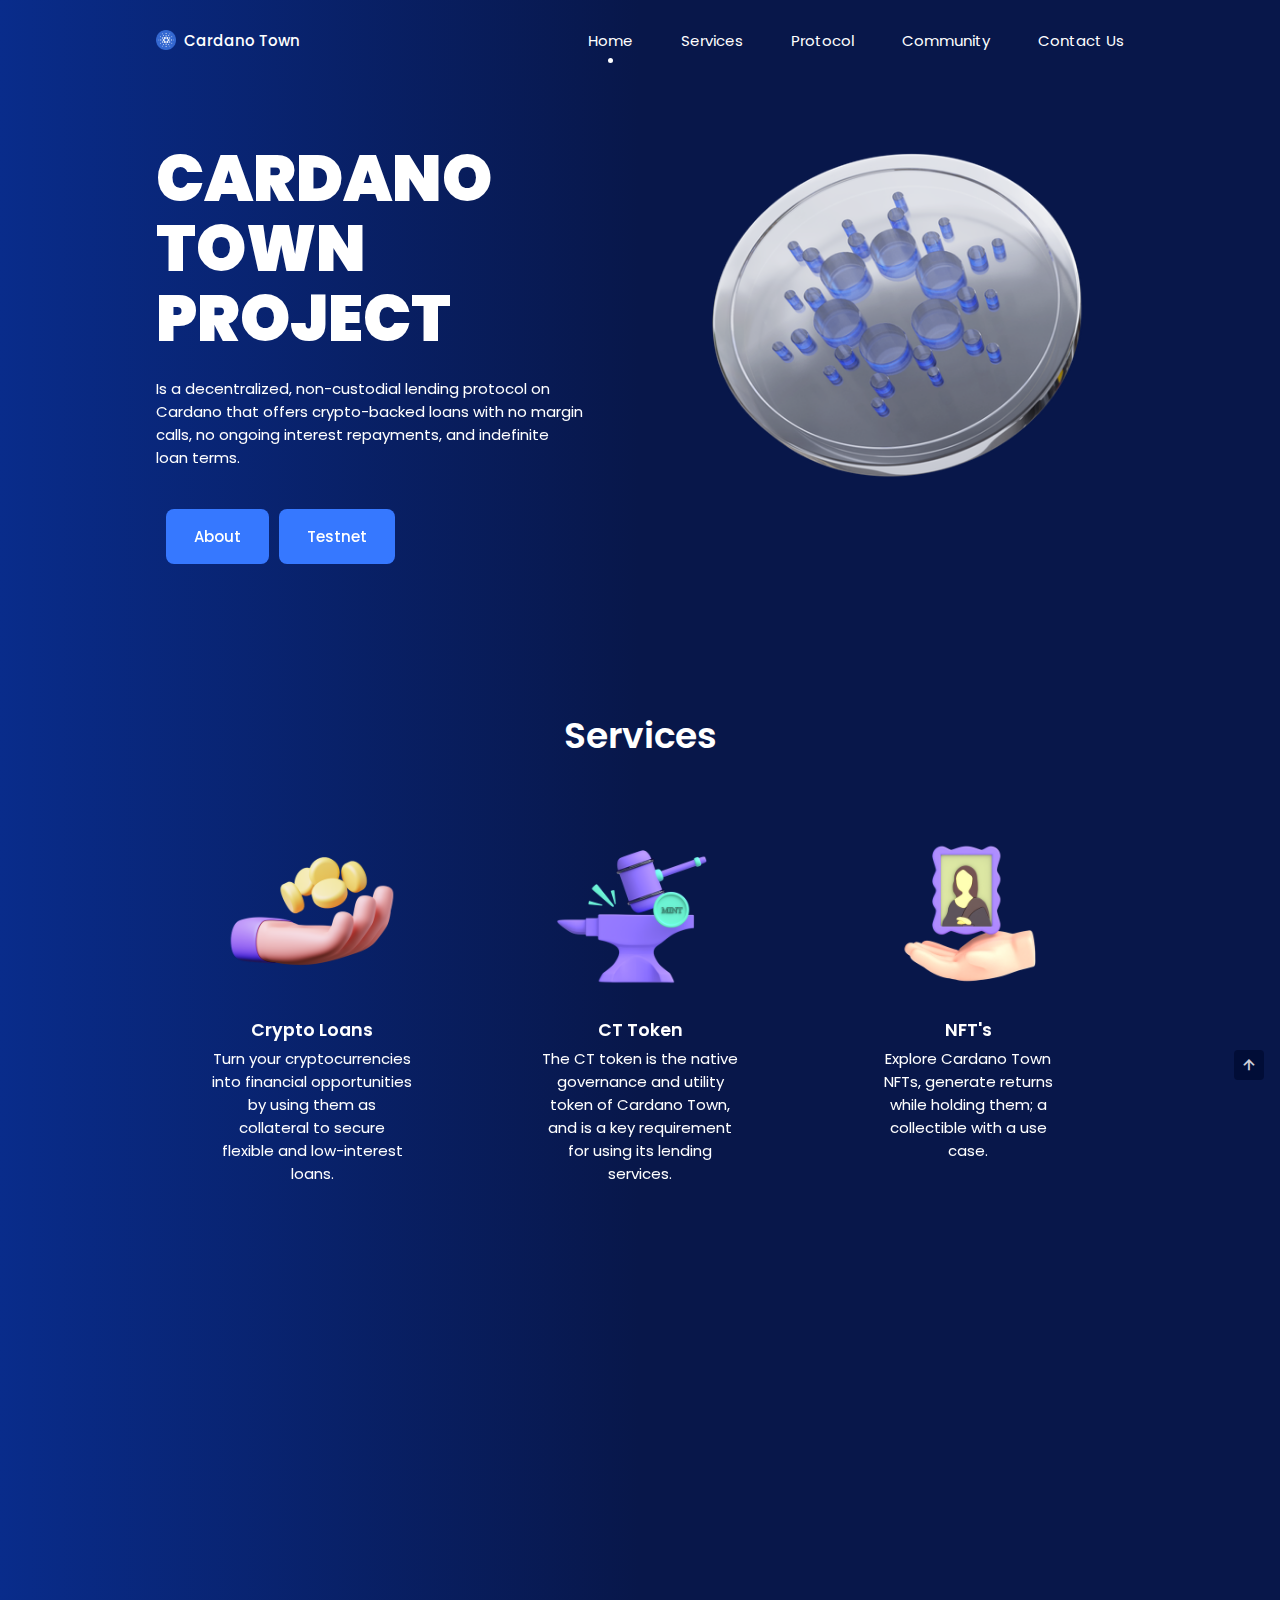
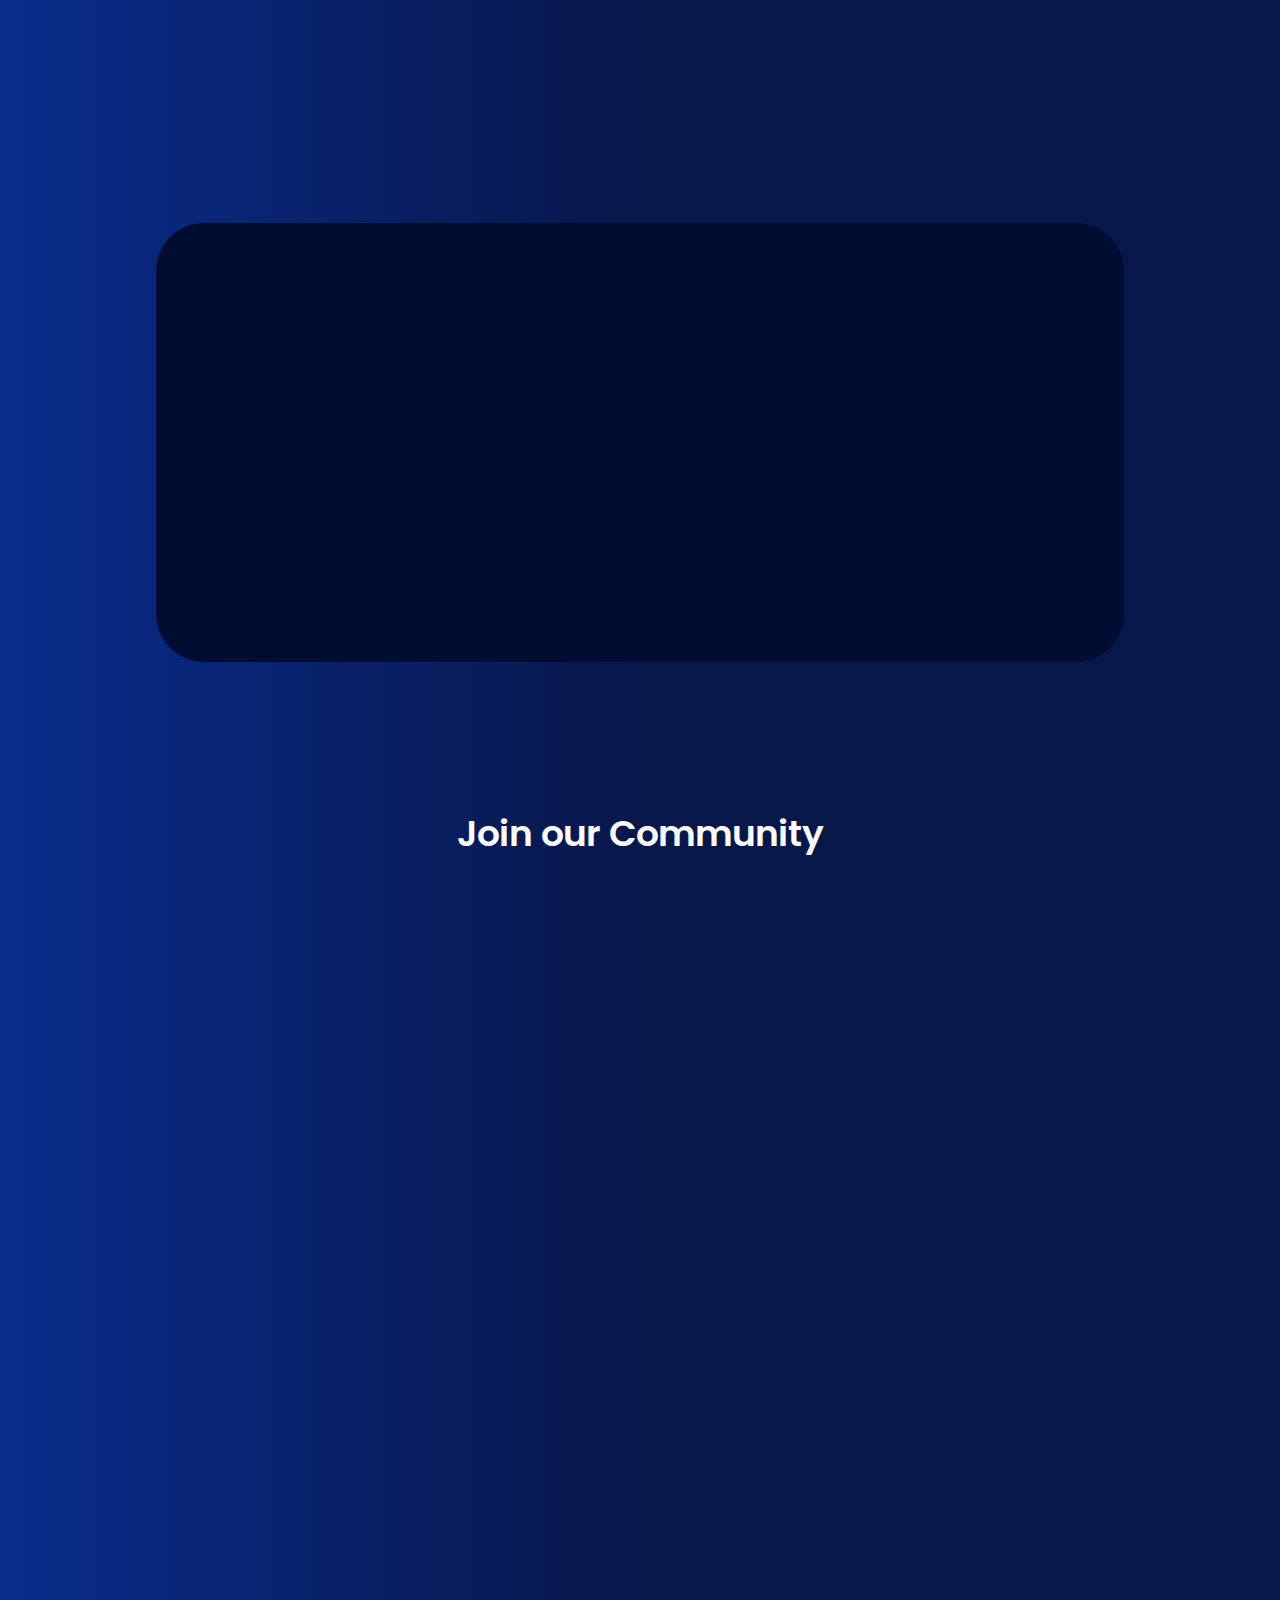
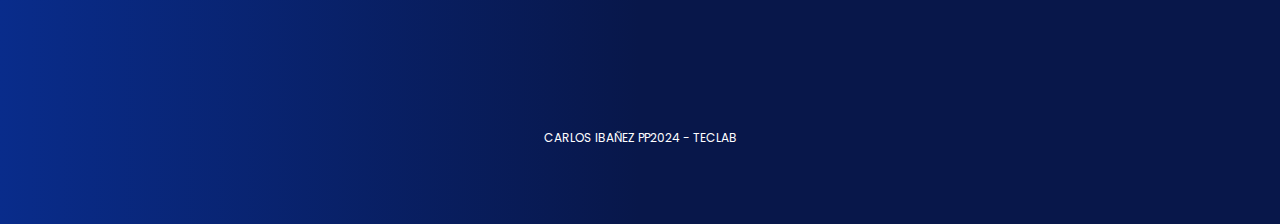
<file: index.html>
<!DOCTYPE html>
<html lang="en">
  <head>
    <meta charset="UTF-8" />
    <meta http-equiv="X-UA-Compatible" content="IE=edge" />
    <meta name="viewport" content="width=device-width, initial-scale=1.0" />
    <link rel="shortcut icon" href="images/favicon.png" type="image/x-icon" />
    <link rel="stylesheet" href="https://cdn.jsdelivr.net/npm/boxicons@latest/css/boxicons.min.css"/>
    <link rel="stylesheet" href="css/swiper-bundle.min.css" />
    <link rel="stylesheet" href="css/style.css" />

    <title>Cardano Town</title>
  </head>
  <body>
    <!--Header-->

    <header class="header" id="header">
      <nav class="nav container">
        <a href="" class="navL">
          <img src="images/favicon.png" alt="favicon" class="navL-img" />
          Cardano Town
        </a>

        <div class="navM" id="nav-menu">
          <ul class="navList">
            <li class="navItem">
              <a href="#home" class="navLink active-link"> Home</a>
            </li>
            <li class="navItem">
              <a href="#services" class="navLink"> Services </a>
            </li>
            <li class="navItem">
              <a href="#protocol" class="navLink"> Protocol </a>
            </li>
            <li class="navItem">
              <a href="#community" class="navLink"> Community </a>
            </li>
            <li class="navItem">
              <a href="/pages/contactus.html" class="navLink"> Contact Us </a>
            </li>
          </ul>

          <div class="navclose" id="nav-close">
            <i class="bx bx-x"></i>
          </div>
        </div>

        <div class="navToggle" id="nav-toggle">
          <i class="bx bx-grid-alt"></i>
        </div>
      </nav>
    </header>

    <main class="main">
      <!--HOME-->
      <section class="home container" id="home">
        <div class="swiper home-swiper">
          <div class="swiper-wrapper">
            <section>
              <div class="homecont grid">
                <div class="homedata">
                  <h1 class="hometitle">CARDANO <br />TOWN <br />PROJECT</h1>
                  <p class="homedes">
                    Is a decentralized, non-custodial lending protocol on Cardano that offers crypto-backed loans with no margin calls, 
                    no ongoing interest repayments, and indefinite loan terms.
                  </p>
                  <div class="homebut">
                    <a href="https://pp2024.gitbook.io/cardano-town-1/" target="_blank" class="button">About</a>
                    <a href="/pages/testnet.html" class="button">Testnet</a>
                  </div>
                </div>

                <div class="homegroup">
                  <img src="images/home1-img.png" alt="" class="homeimg" />
                </div>
              </div>
            </section>
          </div>
        </div>
      </section>

      <!--SERVICES-->
      <section class="section category" id="services">
        <h2 class="sectiontitle">
          Services
        </h2>

        <div class="categorycontainer container grid">
          <div class="categorydata">
            <img src="images/categoria1.png" alt="" />
            <h3 class="categorytitle">Crypto Loans</h3>
            <p class="categorydescription">
              Turn your cryptocurrencies into financial opportunities by using them as collateral to secure flexible and low-interest loans.
            </p>
          </div>

          <div class="categorydata">
            <img src="images/categoria2.png" alt="" />
            <h3 class="categorytitle">CT Token</h3>
            <p class="categorydescription">
              The CT token is the native governance and utility token of Cardano Town, and is a key requirement for using its lending services. 
            </p>
          </div>

          <div class="categorydata">
            <img src="images/categoria3.png" alt="" />
            <h3 class="categorytitle">NFT's</h3>
            <p class="categorydescription">
              Explore Cardano Town NFTs, generate returns while holding them; a collectible with a use case.
            </p>
          </div>
        </div>
      </section>

      <!--PROTOCOL GOVERNANCE-->
      <section class="section about" id="protocol">
        <div class="aboutcontainer container grid">
          <img src="images/about-img.png" alt="" class="aboutimg" />
          <div class="aboutdata">
            <h2 class="sectiontitle abouttitle">Protocol <br />Governance</h2>
            <p class="aboutdescription">
              Cardano Town is a decentralized protocol. Users can actively contribute to the evolution and development of the protocol.
            </p>
            <a href="https://pp2024.gitbook.io/cardano-town-1/services/protocol-governance" target="_blank" class="button"> Read More</a>
          </div>
        </div>
      </section>

      <!--WHITE PAPER-->
      <section class="section discount">
        <div class="discountcontainer container grid">
          <div class="discountdata">
            <h2 class="discounttitle">White<br />Paper</h2>
            <a href="https://pp2024.gitbook.io/cardano-town-1/services/white-paper" target="_blank" class="button">Read More</a>
          </div>
          <img src="images/discount-img.png" alt="" class="discountimg" />
        </div>
      </section>

      <!--COMMUNITY-->
      <section class="section new" id="community">
        <h2 class="sectiontitle">Join our Community</h2>
        
        <div class="newcontainer container">
          <div class="swiper new-swiper">
            <div class="swiper-wrapper">
              
              <div class="newcontent swiper-slide">
                <a href="https://web.telegram.org" target="_blank"><img src="images/telegram (2).png" alt="" class="newimg" /></a>
                <h3 class="newtitle">Telegram</h3>
              </div>

              <div class="newcontent swiper-slide">
                <a href="https://twitter.com" target="_blank"><img src="images/twiiter.png" alt="" class="newimg" /></a>
                <h3 class="newtitle">X</h3>
              </div>
              

              <div class="newcontent swiper-slide">
                <a href="https://medium.com" target="_blank"><img src="images/medium.png" alt="" class="newimg" /></a>
                <h3 class="newtitle">Medium</h3>
              </div>
              

              <div class="newcontent swiper-slide">
                <a href="https://github.com" target="_blank"><img src="images/github (2).png" alt="" class="newimg" /></a>
                <h3 class="newtitle">GitHub</h3>
              </div>
              

              <div class="newcontent swiper-slide">
                <a href="https://youtube.com" target="_blank"><img src="images/youtube.png" alt="" class="newimg" /></a>
                <h3 class="newtitle">YouTube</h3>
              </div>

              <div class="newcontent swiper-slide">
                <a href="https://www.discord.com" target="_blank"><img src="images/discord.png" alt="" class="newimg" /></a>
                <h3 class="newtitle">Discord</h3>
              </div>

              </div>
              <div class="swiper-pagination"></div>
            </div>
          </div>
        </div>
      </section>
      
    <!--FOOTER-->
    <footer class="footer section">
      <div class="footercontainer container grid">
        <div class="footercontent">
          <a href="#" class="footerL">
            <img src="images/favicon.png" alt="" class="footerL-img" />
            Cardano Town
          </a>

          <p class="footerdescription">
            Explore the future of lending in Cardano Town, where we strive constantly to innovate and provide you with the best returns.<br />
            Pioneering Cardano Loans for a Future of DeFi!
          </p>
        </div> 
      

        <div class="footercontent">
          <h3 class="footertitle">Services</h3>
          <ul class="footerlinks">
            <li>
              <a href="https://pp2024.gitbook.io/cardano-town-1/services/crypto-loans" target="_blank" class="footerlink">Crypto Loans</a>
            </li>
            <li>
              <a href="https://pp2024.gitbook.io/cardano-town-1/services/ctt-cardano-town-token" target="_blank" class="footerlink">CTT Token</a>
            </li>
            <li>
              <a href="https://pp2024.gitbook.io/cardano-town-1/services/nfts" target="_blank" class="footerlink">Nft's</a>
            </li>
          </ul>
        </div>

        <div class="footercontent">
          <h3 class="footertitle">FAQ's</h3>
          <ul class="footerlinks">
            <li>
              <a href="https://pp2024.gitbook.io/cardano-town-1" target="_blank" class="footerlink">Why Cardano Town?</a>
            </li>
            <li>
              <a href="https://pp2024.gitbook.io/cardano-town-1/uses-cases" target="_blank" class="footerlink">Use cases</a>
            </li>
            <li>
              <a href="https://pp2024.gitbook.io/cardano-town-1/help-guide" target="_blank" class="footerlink">Help Guide</a>
            </li>
          </ul>
        </div>

        <div class="footercontent">
          <h3 class="footertitle">About</h3>
          <ul class="footerlinks">
            <li>
              <a href="/pages/roadmap.html" class="footerlink">RoadMap</a>
            </li>
            <li>
              <a href="/pages/disclaimer.html" class="footerlink">Disclaimer</a>
            </li>
          </ul>
        </div>
    

      </div>

      <span class="footercopy">CARLOS IBAÑEZ PP2024 - TECLAB</span>
    </footer>

    <!--FOOTER-->
    <a href="#" class="scrollup" id="scroll-up">
      <i class="bx bx-up-arrow-alt scrollupicon"></i>
    </a>

    <!--JAVASCRIPT-->
    <script src="js/scrollreveal.min.js"></script>

    <script src="js/swiper-bundle.min.js"></script>

    <script src="js/main.js"></script>
  </body>
</html>
</file>
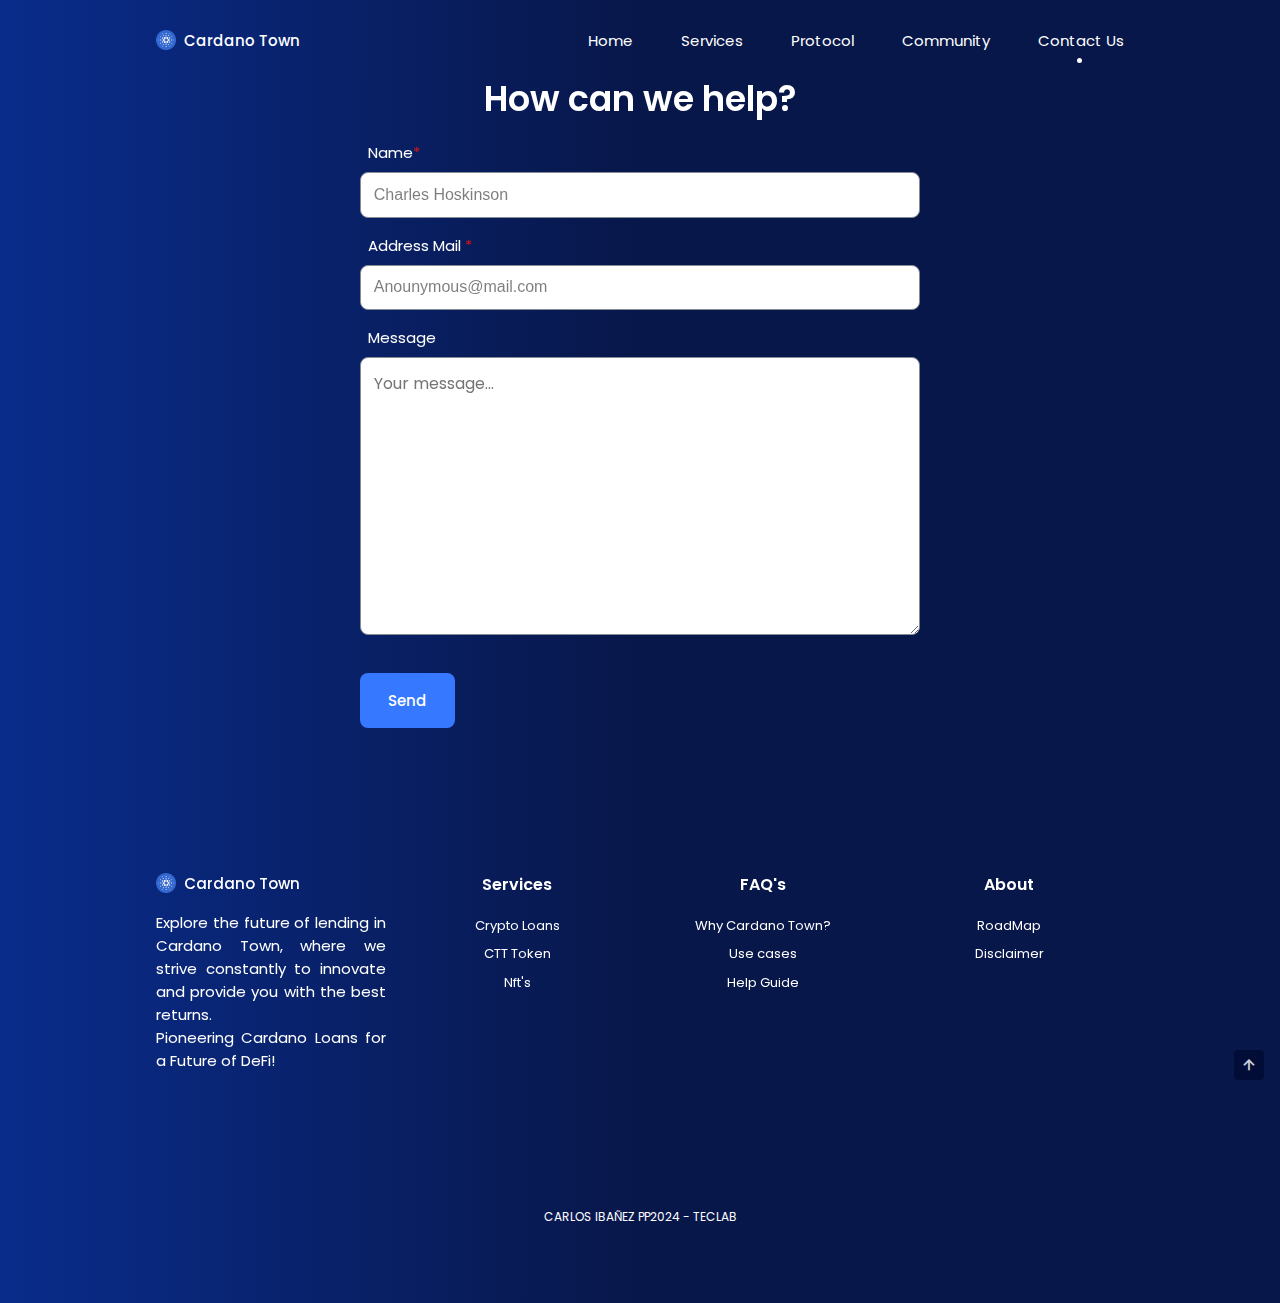
<file: pages/contactus.html>
<!DOCTYPE html>
<html lang="en">
<head>
    <meta charset="UTF-8" />
    <meta http-equiv="X-UA-Compatible" content="IE=edge" />
    <meta name="viewport" content="width=device-width, initial-scale=1.0" />
    <link rel="shortcut icon" href="/images/favicon.png" type="image/x-icon" />
    <link rel="stylesheet" href="https://cdn.jsdelivr.net/npm/boxicons@latest/css/boxicons.min.css" />
    <link rel="stylesheet" href="/css/swiper-bundle.min.css" />
    <link rel="stylesheet" href="/css/style.css" />

    <title>Cardano Town</title>
</head>

<body>
    <!--Header-->

    <header class="header" id="header">
        <nav class="nav container">
            <a href="/index.html" class="navL">
                <img src="/images/favicon.png" alt="favicon" class="navL-img" />
                Cardano Town
            </a>

            <div class="navM" id="nav-menu">
                <ul class="navList">
                    <li class="navItem">
                        <a href="/index.html" class="navLink"> Home</a>
                    </li>
                    <li class="navItem">
                        <a href="/index.html#services" class="navLink"> Services </a>
                    </li>
                    <li class="navItem">
                        <a href="/index.html#protocol" class="navLink"> Protocol </a>
                    </li>
                    <li class="navItem">
                        <a href="/index.html#community" class="navLink"> Community </a>
                    </li>
                    <li class="navItem">
                        <a href="/pages/contactus.html" class="navLink active-link"> Contact Us </a>
                    </li>
                </ul>

                <div class="navclose" id="nav-close">
                    <i class="bx bx-x"></i>
                </div>
            </div>

            <div class="navToggle" id="nav-toggle">
                <i class="bx bx-grid-alt"></i>
            </div>
        </nav>
    </header>

    <!--FORM-->
    <main>
        <div class="formContact">
            <h2>How can we help?</h2>
            <form id="form" class="form" action="https://formspree.io/f/mnqyylrd" method="POST">
                <label for="name">Name<span>*</span></label>
                <input name="name" required type="text" id="name" placeholder="Charles Hoskinson">
                <label for="email">Address Mail <span>*</span></label>
                <input name="email" type="text" id="email" required placeholder="Anounymous@mail.com">
                <label for="message">Message</label>
                <textarea id="message" name="message" id="" cols="30" rows="10" placeholder="Your message..."></textarea>
                <button type="submit" class="button">Send</button>
            </form>
        </div>
    </main>

    <!--FOOTER-->
    <footer class="footer section">
        <div class="footercontainer container grid">
            <div class="footercontent">
                <a href="#" class="footerL">
                    <img src="/images/favicon.png" alt="" class="footerL-img" />
                    Cardano Town
                </a>

                <p class="footerdescription">
                    Explore the future of lending in Cardano Town, where we strive constantly to innovate and provide
                    you with the best returns.<br />
                    Pioneering Cardano Loans for a Future of DeFi!
                </p>
            </div>


            <div class="footercontent">
                <h3 class="footertitle">Services</h3>
                <ul class="footerlinks">
                    <li>
                        <a href="https://pp2024.gitbook.io/cardano-town-1/services/crypto-loans" target="_blank"
                            class="footerlink">Crypto Loans</a>
                    </li>
                    <li>
                        <a href="https://pp2024.gitbook.io/cardano-town-1/services/ctt-cardano-town-token" target="_blank"
                            class="footerlink">CTT Token</a>
                    </li>
                    <li>
                        <a href="https://pp2024.gitbook.io/cardano-town-1/services/nfts" target="_blank"
                            class="footerlink">Nft's</a>
                    </li>
                </ul>
            </div>
            
            <div class="footercontent">
                <h3 class="footertitle">FAQ's</h3>
                <ul class="footerlinks">
                    <li>
                        <a href="https://pp2024.gitbook.io/cardano-town-1" target="_blank" class="footerlink">Why Cardano Town?</a>
                    </li>
                    <li>
                        <a href="https://pp2024.gitbook.io/cardano-town-1/uses-cases" target="_blank" class="footerlink">Use
                            cases</a>
                    </li>
                    <li>
                        <a href="https://pp2024.gitbook.io/cardano-town-1/help-guide" target="_blank" class="footerlink">Help
                            Guide</a>
                    </li>
                </ul>
            </div>
            
            <div class="footercontent">
                <h3 class="footertitle">About</h3>
                <ul class="footerlinks">
                    <li>
                        <a href="/pages/roadmap.html" class="footerlink">RoadMap</a>
                    </li>
                    <li>
                        <a href="/pages/disclaimer.html" class="footerlink">Disclaimer</a>
                    </li>
                </ul>
            </div>


        </div>

        <span class="footercopy">CARLOS IBAÑEZ PP2024 - TECLAB</span>
    </footer>

    <!--FOOTER-->
    <a href="#" class="scrollup" id="scroll-up">
        <i class="bx bx-up-arrow-alt scrollupicon"></i>
    </a>

    <!--JAVASCRIPT-->
    <script src="/js/scrollreveal.min.js"></script>

    <script src="/js/swiper-bundle.min.js"></script>

    <script src="/js/main.js"></script>
</body>

</html>
</file>
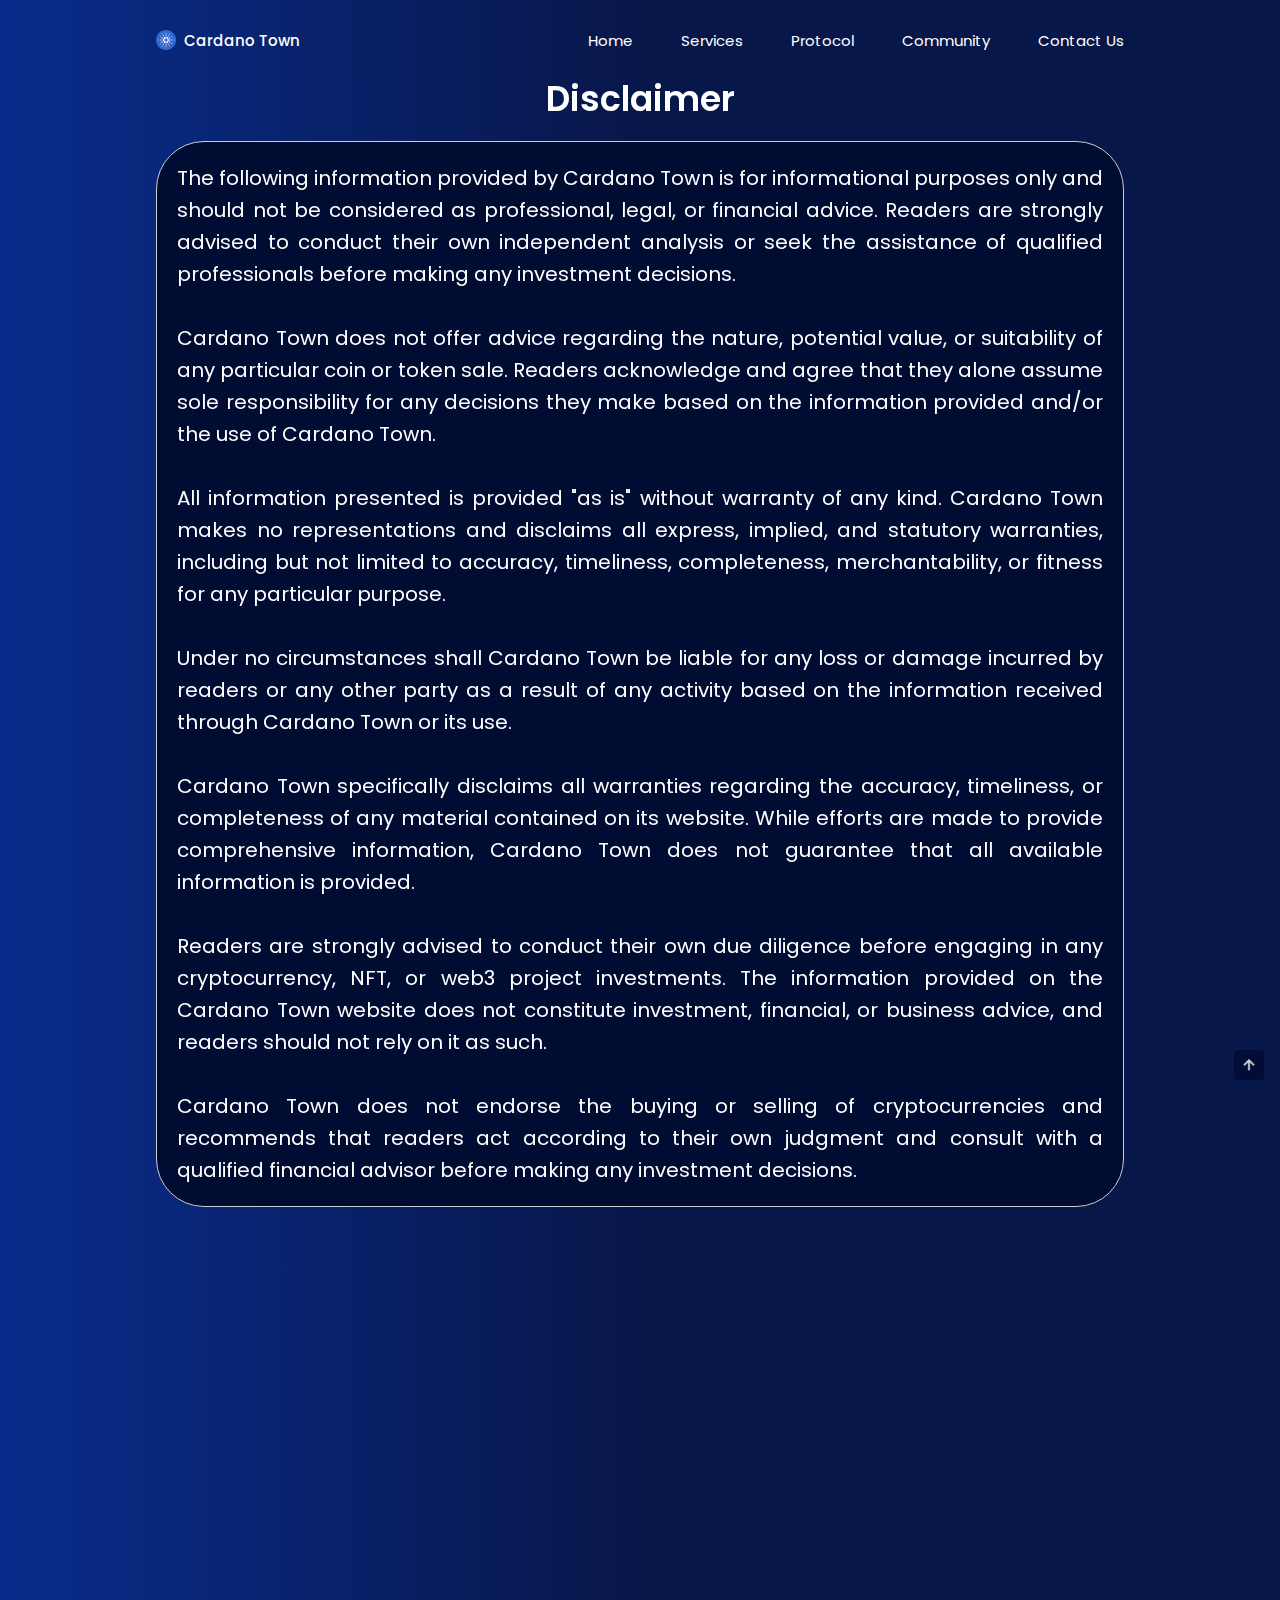
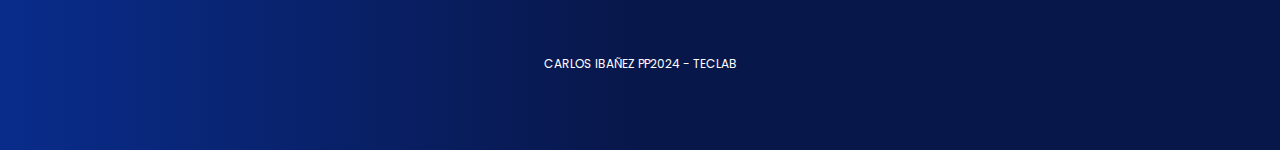
<file: pages/disclaimer.html>
<!DOCTYPE html>
<html lang="en">
<head>
    <meta charset="UTF-8" />
    <meta http-equiv="X-UA-Compatible" content="IE=edge" />
    <meta name="viewport" content="width=device-width, initial-scale=1.0" />
    <link rel="shortcut icon" href="/images/favicon.png" type="image/x-icon" />
    <link rel="stylesheet" href="https://cdn.jsdelivr.net/npm/boxicons@latest/css/boxicons.min.css" />
    <link rel="stylesheet" href="/css/swiper-bundle.min.css" />
    <link rel="stylesheet" href="/css/style.css" />

    <title>Cardano Town</title>
</head>

<body>
    <!--Header-->

    <header class="header" id="header">
        <nav class="nav container">
            <a href="/index.html" class="navL">
                <img src="/images/favicon.png" alt="favicon" class="navL-img" />
                Cardano Town
            </a>

            <div class="navM" id="nav-menu">
                <ul class="navList">
                    <li class="navItem">
                        <a href="/index.html" class="navLink"> Home</a>
                    </li>
                    <li class="navItem">
                        <a href="/index.html#services" class="navLink"> Services </a>
                    </li>
                    <li class="navItem">
                        <a href="/index.html#protocol" class="navLink"> Protocol </a>
                    </li>
                    <li class="navItem">
                        <a href="/index.html#community" class="navLink"> Community </a>
                    </li>
                    <li class="navItem">
                        <a href="/pages/contactus.html" class="navLink"> Contact Us </a>
                    </li>
                </ul>

                <div class="navclose" id="nav-close">
                    <i class="bx bx-x"></i>
                </div>
            </div>

            <div class="navToggle" id="nav-toggle">
                <i class="bx bx-grid-alt"></i>
            </div>
        </nav>
    </header>

    <!--DISCLAIMER-->
    <main>
        <section class="container">
            <div class="disclaimer">
                <h2>Disclaimer</h2>
                <p>The following information provided by Cardano Town is for informational purposes only and should not be considered as
                professional, legal, or financial advice. Readers are strongly advised to conduct their own independent analysis or seek
                the assistance of qualified professionals before making any investment decisions.<br />
                <br />                 
                Cardano Town does not offer advice regarding the nature, potential value, or suitability of any particular coin or token
                sale. Readers acknowledge and agree that they alone assume sole responsibility for any decisions they make based on the
                information provided and/or the use of Cardano Town.<br />
                <br />                  
                All information presented is provided "as is" without warranty of any kind. Cardano Town makes no representations and
                disclaims all express, implied, and statutory warranties, including but not limited to accuracy, timeliness,
                completeness, merchantability, or fitness for any particular purpose.<br />
                <br />                  
                Under no circumstances shall Cardano Town be liable for any loss or damage incurred by readers or any other party as a
                result of any activity based on the information received through Cardano Town or its use.<br />
                <br />                 
                Cardano Town specifically disclaims all warranties regarding the accuracy, timeliness, or completeness of any material
                contained on its website. While efforts are made to provide comprehensive information, Cardano Town does not guarantee
                that all available information is provided.<br /> 
                <br /> 
                Readers are strongly advised to conduct their own due diligence before engaging in any cryptocurrency, NFT, or web3
                project investments. The information provided on the Cardano Town website does not constitute investment, financial, or
                business advice, and readers should not rely on it as such.<br /> 
                <br /> 
                Cardano Town does not endorse the buying or selling of cryptocurrencies and recommends that readers act according to
                their own judgment and consult with a qualified financial advisor before making any investment decisions.
                    </p>
            </div>
        </section>
    </main>

    <!--FOOTER-->
    <footer class="footer section">
        <div class="footercontainer container grid">
            <div class="footercontent">
                <a href="#" class="footerL">
                    <img src="/images/favicon.png" alt="" class="footerL-img" />
                    Cardano Town
                </a>

                <p class="footerdescription">
                    Explore the future of lending in Cardano Town, where we strive constantly to innovate and provide
                    you with the best returns.<br />
                    Pioneering Cardano Loans for a Future of DeFi!
                </p>
            </div>


            <div class="footercontent">
                <h3 class="footertitle">Services</h3>
                <ul class="footerlinks">
                    <li>
                        <a href="https://pp2024.gitbook.io/cardano-town-1/services/crypto-loans" target="_blank"
                            class="footerlink">Crypto Loans</a>
                    </li>
                    <li>
                        <a href="https://pp2024.gitbook.io/cardano-town-1/services/ctt-cardano-town-token" target="_blank"
                            class="footerlink">CTT Token</a>
                    </li>
                    <li>
                        <a href="https://pp2024.gitbook.io/cardano-town-1/services/nfts" target="_blank"
                            class="footerlink">Nft's</a>
                    </li>
                </ul>
            </div>
            
            <div class="footercontent">
                <h3 class="footertitle">FAQ's</h3>
                <ul class="footerlinks">
                    <li>
                        <a href="https://pp2024.gitbook.io/cardano-town-1" target="_blank" class="footerlink">Why Cardano Town?</a>
                    </li>
                    <li>
                        <a href="https://pp2024.gitbook.io/cardano-town-1/uses-cases" target="_blank" class="footerlink">Use
                            cases</a>
                    </li>
                    <li>
                        <a href="https://pp2024.gitbook.io/cardano-town-1/help-guide" target="_blank" class="footerlink">Help
                            Guide</a>
                    </li>
                </ul>
            </div>
            
            <div class="footercontent">
                <h3 class="footertitle">About</h3>
                <ul class="footerlinks">
                    <li>
                        <a href="/pages/roadmap.html" class="footerlink">RoadMap</a>
                    </li>
                    <li>
                        <a href="/pages/disclaimer.html" class="footerlink">Disclaimer</a>
                    </li>
                </ul>
            </div>


        </div>

        <span class="footercopy">CARLOS IBAÑEZ PP2024 - TECLAB</span>
    </footer>

    <!--FOOTER-->
    <a href="#" class="scrollup" id="scroll-up">
        <i class="bx bx-up-arrow-alt scrollupicon"></i>
    </a>

    <!--JAVASCRIPT-->
    <script src="/js/scrollreveal.min.js"></script>

    <script src="/js/swiper-bundle.min.js"></script>

    <script src="/js/main.js"></script>
</body>

</html>
</file>
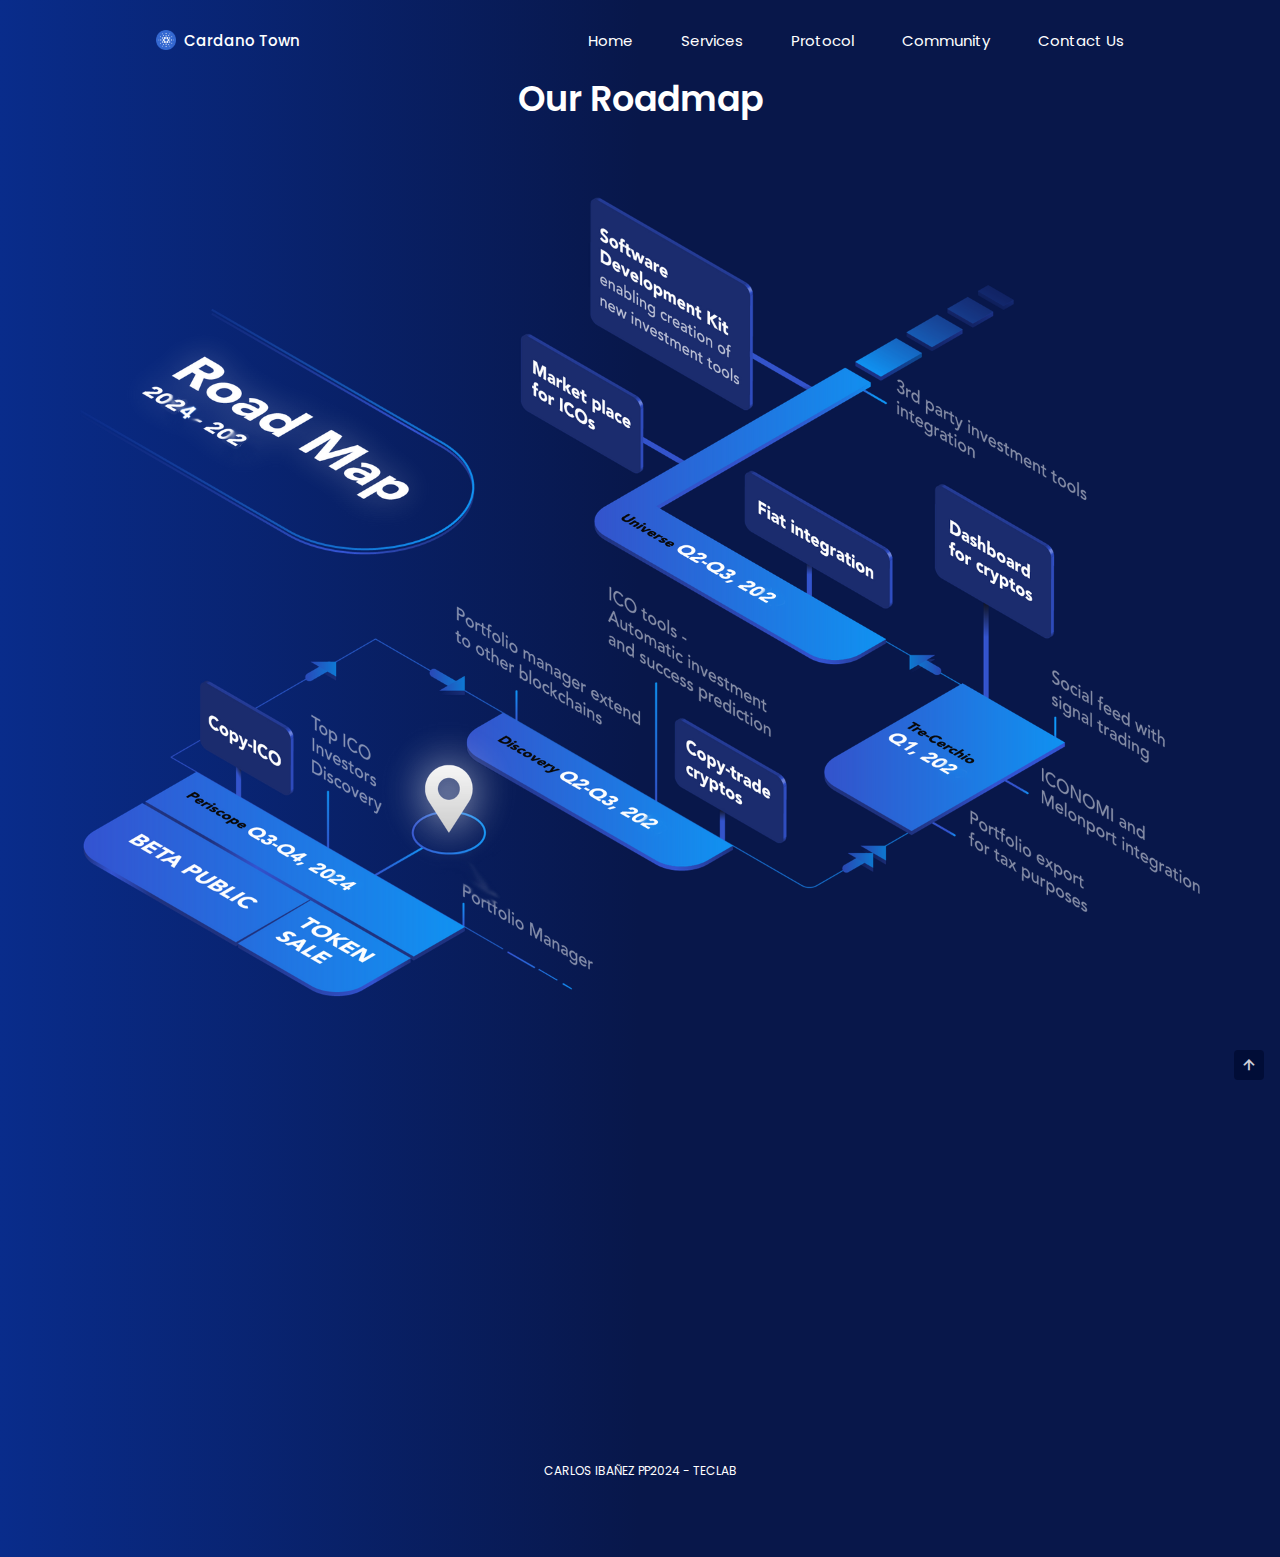
<file: pages/roadmap.html>
<!DOCTYPE html>
<html lang="en">
<head>
    <meta charset="UTF-8" />
    <meta http-equiv="X-UA-Compatible" content="IE=edge" />
    <meta name="viewport" content="width=device-width, initial-scale=1.0" />
    <link rel="shortcut icon" href="/images/favicon.png" type="image/x-icon" />
    <link rel="stylesheet" href="https://cdn.jsdelivr.net/npm/boxicons@latest/css/boxicons.min.css" />
    <link rel="stylesheet" href="/css/swiper-bundle.min.css" />
    <link rel="stylesheet" href="/css/style.css" />

    <title>Cardano Town</title>
</head>

<body>
    <!--Header-->

    <header class="header" id="header">
        <nav class="nav container">
            <a href="/index.html" class="navL">
                <img src="/images/favicon.png" alt="favicon" class="navL-img" />
                Cardano Town
            </a>

            <div class="navM" id="nav-menu">
                <ul class="navList">
                    <li class="navItem">
                        <a href="/index.html" class="navLink"> Home</a>
                    </li>
                    <li class="navItem">
                        <a href="/index.html#services" class="navLink"> Services </a>
                    </li>
                    <li class="navItem">
                        <a href="/index.html#protocol" class="navLink"> Protocol </a>
                    </li>
                    <li class="navItem">
                        <a href="/index.html#community" class="navLink"> Community </a>
                    </li>
                    <li class="navItem">
                        <a href="/pages/contactus.html" class="navLink"> Contact Us </a>
                    </li>
                </ul>

                <div class="navclose" id="nav-close">
                    <i class="bx bx-x"></i>
                </div>
            </div>

            <div class="navToggle" id="nav-toggle">
                <i class="bx bx-grid-alt"></i>
            </div>
        </nav>
    </header>

    <!--ROADMAP-->
    <main>
        <div class="roadMap">
            <h2>Our Roadmap</h2>
            <img src="/images/roadmap.png" alt="" class="roadmap-img" />
        </div>
    </main>

    <!--FOOTER-->
    <footer class="footer section">
        <div class="footercontainer container grid">
            <div class="footercontent">
                <a href="#" class="footerL">
                    <img src="/images/favicon.png" alt="" class="footerL-img" />
                    Cardano Town
                </a>

                <p class="footerdescription">
                    Explore the future of lending in Cardano Town, where we strive constantly to innovate and provide
                    you with the best returns.<br />
                    Pioneering Cardano Loans for a Future of DeFi!
                </p>
            </div>


            <div class="footercontent">
                <h3 class="footertitle">Services</h3>
                <ul class="footerlinks">
                    <li>
                        <a href="https://pp2024.gitbook.io/cardano-town-1/services/crypto-loans" target="_blank"
                            class="footerlink">Crypto Loans</a>
                    </li>
                    <li>
                        <a href="https://pp2024.gitbook.io/cardano-town-1/services/ctt-cardano-town-token" target="_blank"
                            class="footerlink">CTT Token</a>
                    </li>
                    <li>
                        <a href="https://pp2024.gitbook.io/cardano-town-1/services/nfts" target="_blank"
                            class="footerlink">Nft's</a>
                    </li>
                </ul>
            </div>
            
            <div class="footercontent">
                <h3 class="footertitle">FAQ's</h3>
                <ul class="footerlinks">
                    <li>
                        <a href="https://pp2024.gitbook.io/cardano-town-1" target="_blank" class="footerlink">Why Cardano Town?</a>
                    </li>
                    <li>
                        <a href="https://pp2024.gitbook.io/cardano-town-1/uses-cases" target="_blank" class="footerlink">Use
                            cases</a>
                    </li>
                    <li>
                        <a href="https://pp2024.gitbook.io/cardano-town-1/help-guide" target="_blank" class="footerlink">Help
                            Guide</a>
                    </li>
                </ul>
            </div>
            
            <div class="footercontent">
                <h3 class="footertitle">Aout</h3>
                <ul class="footerlinks">
                    <li>
                        <a href="/pages/roadmap.html" class="footerlink">RoadMap</a>
                    </li>
                    <li>
                        <a href="/pages/disclaimer.html" class="footerlink">Disclaimer</a>
                    </li>
                </ul>
            </div>


        </div>

        <span class="footercopy">CARLOS IBAÑEZ PP2024 - TECLAB</span>
    </footer>

    <!--FOOTER-->
    <a href="#" class="scrollup" id="scroll-up">
        <i class="bx bx-up-arrow-alt scrollupicon"></i>
    </a>

    <!--JAVASCRIPT-->
    <script src="/js/scrollreveal.min.js"></script>

    <script src="/js/swiper-bundle.min.js"></script>

    <script src="/js/main.js"></script>
</body>

</html>
</file>
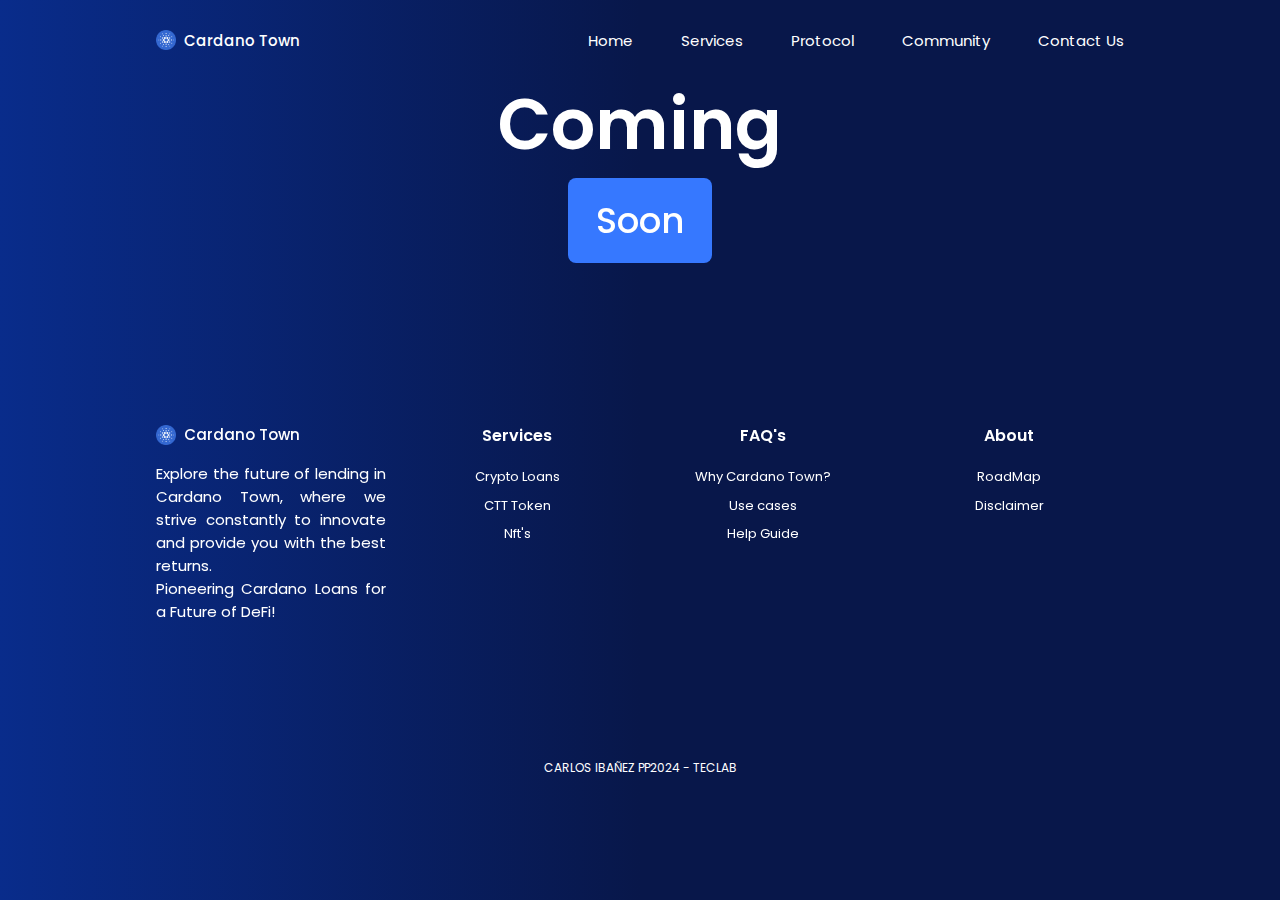
<file: pages/testnet.html>
<!DOCTYPE html>
<html lang="en">
<head>
    <meta charset="UTF-8" />
    <meta http-equiv="X-UA-Compatible" content="IE=edge" />
    <meta name="viewport" content="width=device-width, initial-scale=1.0" />
    <link rel="shortcut icon" href="/images/favicon.png" type="image/x-icon" />
    <link rel="stylesheet" href="https://cdn.jsdelivr.net/npm/boxicons@latest/css/boxicons.min.css" />
    <link rel="stylesheet" href="/css/swiper-bundle.min.css" />
    <link rel="stylesheet" href="/css/style.css" />

    <title>Cardano Town</title>
</head>

<body>
    <!--Header-->

    <header class="header" id="header">
        <nav class="nav container">
            <a href="/index.html" class="navL">
                <img src="/images/favicon.png" alt="favicon" class="navL-img" />
                Cardano Town
            </a>

            <div class="navM" id="nav-menu">
                <ul class="navList">
                    <li class="navItem">
                        <a href="/index.html" class="navLink"> Home</a>
                    </li>
                    <li class="navItem">
                        <a href="/index.html#services" class="navLink"> Services </a>
                    </li>
                    <li class="navItem">
                        <a href="/index.html#protocol" class="navLink"> Protocol </a>
                    </li>
                    <li class="navItem">
                        <a href="/index.html#community" class="navLink"> Community </a>
                    </li>
                    <li class="navItem">
                        <a href="/pages/contactus.html" class="navLink"> Contact Us </a>
                    </li>
                </ul>

                <div class="navclose" id="nav-close">
                    <i class="bx bx-x"></i>
                </div>
            </div>

            <div class="navToggle" id="nav-toggle">
                <i class="bx bx-grid-alt"></i>
            </div>
        </nav>
    </header>

    <!--TESTNET-->
    <main>
        <section class="container">
            <div class="testnet">
                <h1>Coming</h1>
                <a href="/pages/roadmap.html" class="button">Soon</a>
            </div>
        </section>
    </main>

    <!--FOOTER-->
    <footer class="footer section">
        <div class="footercontainer container grid">
            <div class="footercontent">
                <a href="#" class="footerL">
                    <img src="/images/favicon.png" alt="" class="footerL-img" />
                    Cardano Town
                </a>

                <p class="footerdescription">
                    Explore the future of lending in Cardano Town, where we strive constantly to innovate and provide
                    you with the best returns.<br />
                    Pioneering Cardano Loans for a Future of DeFi!
                </p>
            </div>


            <div class="footercontent">
                <h3 class="footertitle">Services</h3>
                <ul class="footerlinks">
                    <li>
                        <a href="https://pp2024.gitbook.io/cardano-town-1/services/crypto-loans" target="_blank"
                            class="footerlink">Crypto Loans</a>
                    </li>
                    <li>
                        <a href="https://pp2024.gitbook.io/cardano-town-1/services/ctt-cardano-town-token" target="_blank"
                            class="footerlink">CTT Token</a>
                    </li>
                    <li>
                        <a href="https://pp2024.gitbook.io/cardano-town-1/services/nfts" target="_blank"
                            class="footerlink">Nft's</a>
                    </li>
                </ul>
            </div>
            
            <div class="footercontent">
                <h3 class="footertitle">FAQ's</h3>
                <ul class="footerlinks">
                    <li>
                        <a href="https://pp2024.gitbook.io/cardano-town-1" target="_blank" class="footerlink">Why Cardano Town?</a>
                    </li>
                    <li>
                        <a href="https://pp2024.gitbook.io/cardano-town-1/uses-cases" target="_blank" class="footerlink">Use
                            cases</a>
                    </li>
                    <li>
                        <a href="https://pp2024.gitbook.io/cardano-town-1/help-guide" target="_blank" class="footerlink">Help
                            Guide</a>
                    </li>
                </ul>
            </div>
            
            <div class="footercontent">
                <h3 class="footertitle">About</h3>
                <ul class="footerlinks">
                    <li>
                        <a href="/pages/roadmap.html" class="footerlink">RoadMap</a>
                    </li>
                    <li>
                        <a href="/pages/disclaimer.html" class="footerlink">Disclaimer</a>
                    </li>
                </ul>
            </div>


        </div>

        <span class="footercopy">CARLOS IBAÑEZ PP2024 - TECLAB</span>
    </footer>

    <!--FOOTER-->
    <a href="#" class="scrollup" id="scroll-up">
        <i class="bx bx-up-arrow-alt scrollupicon"></i>
    </a>

    <!--JAVASCRIPT-->
    <script src="/js/scrollreveal.min.js"></script>

    <script src="/js/swiper-bundle.min.js"></script>

    <script src="/js/main.js"></script>
</body>

</html>
</file>
<file: css/style.css>
@import url("https://fonts.googleapis.com/css2?family=Poppins:wght@400;500;600;900&display=swap");

/*base*/
* {
    box-sizing: border-box;
    padding: 0;
    margin: 0;
}

html {
    scroll-behavior: smooth;
}

body {
    margin: 3.5rem 0 0 0;
    font-family: "Poppins", sans-serif;
    font-size: 0.938rem;
    background: linear-gradient(90deg, #092C8B 0%, #08174a 50%);
    color: #fff;
}

h1,
h2,
h3,
h4 {
    color: #fff;
    font-weight: 600;
}

ul {
    list-style: none;
}

a {
    text-decoration: none;
}

img {
    max-width: 100%;
    height: auto;
}

button,
input {
    border: none;
    outline: none;
}

button {
    cursor: pointer;
    font-family: "Poppins", sans-serif;
    font-size: 0.938rem;
}

/*reutilisabes*/
.section {
    padding: 4.5rem 0 2rem;
}

.sectiontitle {
    font-size: 2.25rem !important;
    margin-bottom: 2rem;
    text-align: center;
}

.container {
    max-width: 968px;
    margin-left: 1.5rem;
    margin-right: 1.5rem;
}

.grid {
    display: grid;
}

.main {
    overflow: hidden;
}

/*header*/

.header {
    width: 100%;
    background: linear-gradient(90deg, #092C8B 0%, #08174a 50%);
    position: fixed;
    top: 0;
    left: 0;
    z-index: 100;
}

.nav {
    height: 3.5rem;
    display: flex;
    justify-content: space-between;
    align-items: center;
}

.navL {
    display: flex;
    align-items: center;
    column-gap: 0.5rem;
    font-weight: 500;
}

.navL-img {
    width: 1.25rem;
}

.navLink,
.navL,
.navToggle,
.navclose {
    color: #fff;
}

.navToggle {
    font-size: 1.25rem;
    cursor: pointer;
}

/*form contact us*/
.formContact h2 {
    text-align: center;
    line-height: normal;
    font-size: 35px;
    margin-top: 4.5rem;
    margin-bottom: 1rem;
}

.form {
    max-inline-size: 35rem;
    margin: auto;
}

.form label {
    display: block;
    margin-block-start: 1rem;
    margin-block-end: .5rem;
    padding-inline-start: .5rem;
}

.form label span {
    color: #DA1414;
}

.form input,
.form textarea {
    box-sizing: border-box;
    width: 100%;
    font-size: 1rem;
    padding: .8em;
    border-radius: .5em;
    border: 1px solid #858C94;
}

.form textarea {
    margin-block-end: 2em;
    font-family: inherit;
}

input::-webkit-input-placeholder {
    color: #0F0A0A88;
}

/*Roadmap*/

.roadMap h2 {
    text-align: center;
    line-height: normal;
    font-size: 35px;
    margin-top: 4.5rem;
    margin-bottom: 1rem;
}

.roadmap-img {
    margin-top: 4.5rem;
    margin-bottom: 1rem;
    width: 70rem;
    height: auto;
    display: block;
    margin-left: auto;
    margin-right: auto;
}

/*Disclaimer*/

.disclaimer h2 {
    text-align: center;
    line-height: normal;
    font-size: 35px;
    margin-top: 4.5rem;
    margin-bottom: 1rem;
}

.disclaimer p {
    border: 1px solid #ccc;
    border-radius: 3rem;
    background: #000C32;
    padding: 20px;
    font-size: 20px;
    line-height: 1.6;
    text-align: justify;
}

/*Testnet*/

.testnet {
    text-align: center;
    line-height: normal;
    font-size: 35px;
    margin-top: 4.5rem;
    margin-bottom: 3rem;
    height: auto;
    display: block;
    margin-left: auto;
    margin-right: auto;
}

@media (max-width: 767px) {
    .navM {
        position: fixed;
        width: 100%;
        background: #000c32;
        top: -150%;
        left: 0;
        padding: 3.5rem 0;
        transition: 0.4s;
        z-index: 100;
        border-radius: 0 0 1.5rem 1.5rem;
    }

    .formContact h2 {
        margin-top: 2rem;
    }

    .roadMap h2 {
        margin-top: 2rem;
    }

    .disclaimer h2 {
        margin-top: 2rem;
    }

    .testnet {
        margin-top: 2rem;
    }
}

.navclose {
    font-size: 1.8rem;
    position: absolute;
    top: 0.5rem;
    right: 0.7rem;
    cursor: pointer;
}

.navList {
    display: flex;
    flex-direction: column;
    align-items: center;
    row-gap: 1.5rem;
}

.navLink {
    text-transform: uppercase;
    font-weight: 900;
    transition: 0.4s;
}

.navLink:hover {
    color: #fff;
}

/* Show menu */
.show-menu {
    top: 0;
}

/* Change background header */
.scroll-header {
    background: #000c32;
}

/* Active link */
.active-link {
    position: relative;
}

.active-link::before {
    content: "";
    position: absolute;
    bottom: -0.75rem;
    left: 45%;
    width: 5px;
    height: 5px;
    background-color: #fff;
    border-radius: 50%;
}

/*HOME*/
.homecont {
    row-gap: 1rem;
}

.homegroup {
    display: grid;
    position: relative;
    padding-top: 2rem;
}

.homeimg {
    height: 337px;
    width: 100%;
    justify-self: center;
}

.hometitle {
    font-size: 4rem;
    font-weight: 900;
    line-height: 109%;
    margin-bottom: 1rem;
}

.homedes {
    margin-bottom: 1rem;
}

.homebut {
    display: flex;
}

.homebut a {
    margin-left: 10px;
}

.swiper-pagination {
    position: initial;
    margin-top: 1rem;
}

.swiper-pagination-bullet {
    width: 5px;
    height: 5px;
    background-color: #fff;
    opacity: 1;
}

.swiper-pagination-horizontal.swiper-pagination-bullets .swiper-pagination-bullet {
    margin: 0 0.5rem;
}

.swiper-pagination-bullet-active {
    width: 1.5rem;
    height: 5px;
    border-radius: 0.5rem;
}

/*BUTTONS*/
.button {
    display: inline-block;
    background-color: #3678ff;
    color: #fff;
    padding: 1rem 1.75rem;
    border-radius: .5rem;
    font-weight: 500;
    transition: .3s;
}

.button:hover {
    background-color: #0557fc;
}


.buttonicon {
    font-size: 1.25rem;
}


/*SERVICES*/
.categorycontainer {
    grid-template-columns: repeat(1, 1fr);
    gap: 1rem 2rem;
}

.categorydata {
    text-align: center;
}

.categoryimg {
    width: 120px;
    margin-bottom: .75rem;
    transition: 3s;
}

.categorytitle {
    margin-bottom: .25rem;
}


.categorydata:hover .categoryimg {
    transform: translateY(-.5rem);
}


/*PROTOCOL G*/
.aboutcontainer {
    row-gap: 2rem;
}

.aboutdata {
    text-align: center;
}

.aboutdescription {
    margin-bottom: 2rem;
}

.aboutimg {
    width: 200px;
    justify-self: center;
}


/*WHITE PAPER*/
.discountcontainer {
    background: #000c32;
    border-radius: 1rem;
    padding: 2.5rem 0 1.5rem;
    row-gap: .75rem;
}

.discountdata {
    text-align: center;

}

.discounttitle {
    font-size: 1.25rem;
    margin-bottom: 2rem;
}

.discountimg {
    width: 200px;
    justify-self: center;
}

/*COMMUNITY*/
.newcontainer {
    padding-top: 1rem;
}

.newimg {
    width: 120px;
    margin-bottom: .5rem;
    transition: .3s;
}

.newcontent {
    position: relative;
    background: #000c32;
    width: 242px;
    padding: 2rem 0 1.5rem 0;
    border-radius: .75rem;
    text-align: center;
    overflow: hidden;
}

.newtag {
    position: absolute;
    top: 8%;
    left: 8%;
    background-color: #3678ff;
    color: #fff;
    font-size: .813rem;
    padding: .25rem .5rem;
    border-radius: .25rem;
}

.newtitle {
    font-size: .938rem;
    font-weight: 500;
}

.newsubtitle {
    display: block;
    font-size: .813rem;
    margin-bottom: .5rem;
}

.newdiscount {
    color: #3678ff;
    font-size: .75rem;
    text-decoration: line-through;
    font-weight: 500;
}

.newbutton {
    display: inline-flex;
    padding: .5rem;
    border-radius: .25rem .25rem .75rem .25rem;
    position: absolute;
    bottom: 0;
    right: -3rem;
}

.newicon {
    font-size: 1.25rem;
}

.newcontent:hover .newimg {
    transform: translateY(-.5rem);
}

.newcontent:hover .newbutton {
    right: 0;
}

/*FORM CONTACT US*/
.formContact {
    margin: 2rem;
}

/*FOOTER*/

.footer {
    position: relative;
    overflow: hidden;
}

.footercontainer {
    row-gap: 2rem;
}

.footerL {
    display: flex;
    align-items: center;
    column-gap: .5rem;
    margin-bottom: 1rem;
    font-weight: 500;
    color: #fff;
}

.footerL-img {
    width: 20px;
}

.footerdescription {
    margin-bottom: 2.5rem;
    text-align: justify
}

.footertitle {
    font-size: 1rem;
    margin-bottom: 1rem;
    text-align: center;
}

.footerlinks {
    display: grid;
    row-gap: .35rem;
    text-align: center;
}

.footerlink {
    font-size: .813rem;
    color: #fff;
    transition: .3s;
}

.footerlink:hover {
    color: #fff;
}

.footercopy {
    display: flex;
    justify-content: center;
    align-items: center;
    text-align: center;
    font-size: 0.75rem;
    margin: 45px 0;
}

/*scroll up */
.scrollup {
    position: fixed;
    background: #000C32;
    right: 1rem;
    bottom: -20%;
    display: inline-flex;
    padding: .3rem;
    border-radius: .25rem;
    z-index: 10;
    opacity: .8;
    transition: .4s;
}

.scrollupicon {
    font-size: 1.25rem;
    color: #fff;
}

.scrollup:hover {
    background: #000C32;
    opacity: 1;
}

/* Show Scroll Up*/
.show-scroll {
    bottom: 3rem;
}

/*scroll bar*/
::-webkit-scrollbar {
    width: 0.6rem;
    background: #413e3e;
}

::-webkit-scrollbar-thumb {
    background: #272525;
    border-radius: .5rem;
}

/*RESPONSIVE */


@media (max-width: 320px) {
    .container {
        margin-left: 1rem;
        margin-right: 1rem;
    }

    .homeimg {
        height: 200px;
        width: 200px;
    }

    .hometitle {
        font-size: 3rem;
    }

    .homebut {
        flex-direction: row;
        width: max-content;
        row-gap: 1rem;
    }

    .categorycontainer,
    .productcontainer {
        grid-template-columns: .8fr;
        justify-content: center;
    }

}


@media (min-width: 576px) {
    .aboutcontainer {
        grid-template-columns: .8fr;
        justify-content: center;
    }

    .newslc {
        display: grid;
        grid-template-columns: .7fr;
        justify-content: center;
    }

    .newsld {
        padding: 0 3rem;
    }

}

@media (min-width: 767px) {
    body {
        margin: 0;
    }

    .section {
        padding: 7rem 0 2rem;
    }

    .nav {
        height: calc(3.5rem + 1.5rem);
    }

    .navclose,
    .navToggle {
        display: none;
    }

    .navList {
        flex-direction: row;
        column-gap: 3rem;
    }

    .navLink {
        text-transform: initial;
        font-weight: initial;
    }

    .homecont {
        padding: 8rem 0 2rem;
        grid-template-columns: repeat(2, 1fr);
        gap: 4rem;
    }

    .homeimg {
        height: 300px;
    }

    .swiper-pagination {
        margin-top: 2rem;
    }

    .categorycontainer {
        grid-template-columns: repeat(3, 200px);
        justify-content: center;
    }

    .aboutcontainer {
        grid-template-columns: repeat(2, 1fr);
        align-items: center;
    }

    .abouttitle,
    .aboutdata {
        text-align: initial;

    }

    .aboutimg {
        width: 250px;
    }

    .productcontainer {
        grid-template-columns: repeat(3, 200px);
        justify-content: center;
        gap: 2rem;
    }

    .discountcontainer {
        grid-template-columns: repeat(2, max-content);
        justify-content: center;
        align-items: center;
        column-gap: 3rem;
        padding: 3rem 0;
        border-radius: 3rem;
    }

    .discountimg {
        width: 350px;
        order: -1;
    }

    .discountdata {
        padding-right: 6rem;
    }

    .newslc {
        grid-template-columns: .5fr;
    }

    .footercontainer {
        grid-template-columns: repeat(4, 1fr);
        justify-items: center;
        column-gap: 1rem;
    }


}

@media (min-width: 992px) {

    .container {
        margin-left: auto;
        margin-right: auto;
    }

    .sectiontitle {
        font-size: 1.5rem;
        margin-bottom: 3rem;
    }

    .homecont {
        padding-top: 9rem;
        gap: 3rem;
    }

    .homegroup {
        padding-top: 0;
    }

    .homeimg {
        height: 400px;
        transform: translateY(-3rem);
    }

    .homeindicator {
        top: initial;
        right: initial;
        bottom: 15%;
        left: 45%;
    }

    .homeindicator::after {
        top: 0;
        height: 75px;
    }

    .homedetails-img {
        bottom: 0;
        right: 58%;

    }

    .hometitle {
        margin-bottom: 1.5rem;
    }

    .homedes {
        margin-bottom: 2.5rem;
        padding-right: 2rem;
    }

    .categorycontainer {
        column-gap: 8rem;
    }

    .categoryimg {
        width: 200px;
    }

    .aboutcontainer {
        column-gap: 7rem;
    }

    .aboutimg {
        width: 350px;
    }

    .aboutdescription {
        padding-right: 2rem;
    }

    .productcontainer {
        gap: 3.5rem;
    }

    .productcontent {
        border-radius: 1.5rem;
    }

    .productimg {
        width: 110px;

    }

    .producttitle {
        font-size: 1rem;
    }

    .discountcontainer {
        column-gap: 7rem;
    }

    .newcontent {
        width: 310px;
        border-radius: 1rem;
        padding: 2rem 0;
    }

    .newimg {
        width: 150px;
    }

    .newimg,
    .newsubtitle {
        margin-bottom: 1rem;
    }

    .newtitle {
        font-size: 1rem;
    }

    .footercopy {
        margin-top: 6rem;
    }

}

@media (min-width: 1200px) {

    .homeimg {
        height: 420px;
    }

    .swiper-pagination {
        margin-top: 2.5rem;
    }

}
</file>
